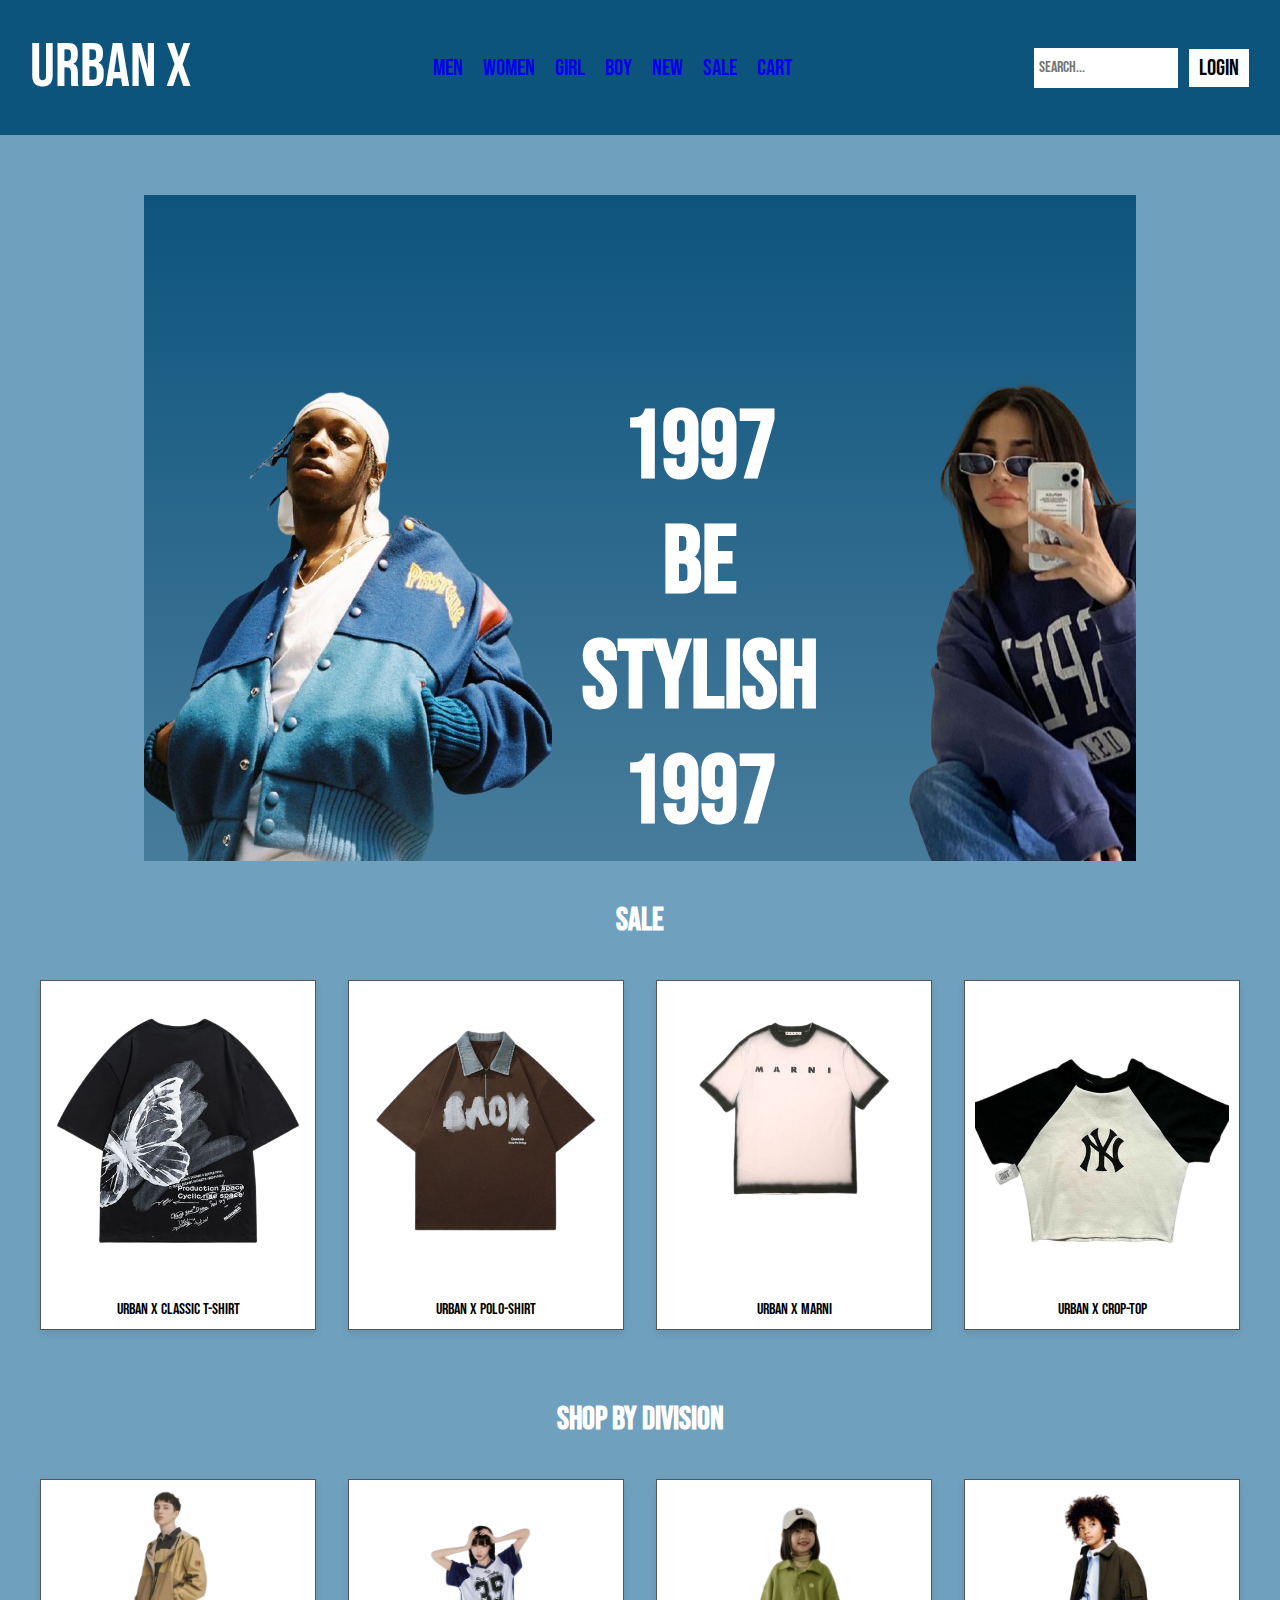
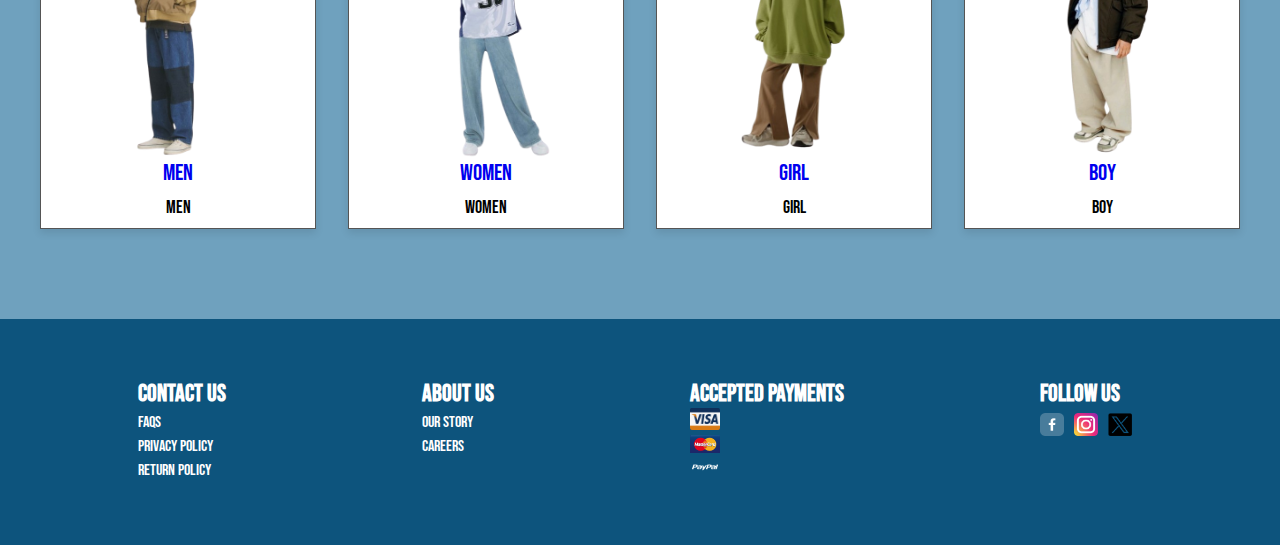
<file: index.html>
<!DOCTYPE html>
<html lang="en">
<head>
    <meta charset="UTF-8" />
    <meta name="viewport" content="width=device-width, initial-scale=1.0" />
    <link rel="stylesheet" href="https://fonts.googleapis.com/css2?family=Bebas+Neue:wght@400&display=swap" />
    <link rel="stylesheet" href="styles.css" />
    <title>Urban X Fashion</title>
</head>
<body>
    <header class="header">
        <div class="navbar">
            <a href="index.html" class="title">Urban X</a> <!-- Link to index page -->
            <ul class="nav">
                <li><a href="men.html" class="nav-link">Men</a></li> <!-- Linked to men's page -->
                <li><a href="#" class="nav-link">Women</a></li>
                <li><a href="#" class="nav-link">Girl</a></li>
                <li><a href="#" class="nav-link">Boy</a></li>
                <li><a href="#" class="nav-link">New</a></li>
                <li><a href="#" class="nav-link">Sale</a></li>
                <li><a href="#" class="nav-link">Cart</a></li>
            </ul>
            <div class="search-bar">
                <input type="text" class="search-input" placeholder="Search...">
                <a href ="login.html" class = "nav-link"><button class="login-btn">Login</button></a>
                
            </div>
        </div>
    </header>

    <main class="main">
        <section class="hero">
            <img src="img/manhero.png" alt="Left Image" class="left" />
            <div class="hero-text">
                <h2>1997</h2>
                <h2>BE STYLISH</h2>
                <h2>1997</h2>
            </div>
            <img src="img/womenhero.png" alt="Right Image" class="right" />
        </section>

        <section class="sale">
            <h2>Sale</h2>
            <div class="sale-items">
                <div class="item">
                    <img src="img/butterfly.png" alt="URBAN X Classic T-Shirt" />
                    <p>URBAN X Classic T-Shirt</p>
                </div>
                <div class="item">
                    <img src="img/poloshirt no bg.png" alt="URBAN X Polo-Shirt" />
                    <p>URBAN X Polo-Shirt</p>
                </div>
                <div class="item">
                    <img src="img/marni no bg.png" alt="URBAN X Marni" />
                    <p>URBAN X Marni</p>
                </div>
                <div class="item">
                    <img src="img/croptop no bg.png" alt="URBAN X Crop-top" />
                    <p>URBAN X Crop-top</p>
                </div>
            </div>
        </section>

        <section class="shop-division">
            <h2>Shop by Division</h2>
            <div class="division-items"> <!-- Changed class name to match Sale items -->
                <div class="division">
                    <img src="img/men.png" alt="Men's Division" /> <!-- Placeholder for men's image -->
                    <a href="men.html" class="nav-link">Men</a>
                    <p>MEN</p> <!-- Description for Men's Division -->
                </div>
                <div class="division">
                    <img src="img/woman.png" alt="Women's Division" /> <!-- Placeholder for women's image -->
                    <a href="#" class="nav-link">Women</a>
                    <p>WOMEN</p> <!-- Description for Women's Division -->
                </div>
                <div class="division">
                    <img src="img/girl.png" alt="Girls' Division" /> <!-- Placeholder for girls' image -->
                    <a href="#" class="nav-link">Girl</a>
                    <p>GIRL</p> <!-- Description for Girls' Division -->
                </div>
                <div class="division">
                    <img src="img/boy.png" alt="Boys' Division" /> <!-- Placeholder for boys' image -->
                    <a href="#" class="nav-link">Boy</a>
                    <p>BOY</p> <!-- Description for Boys' Division -->
                </div>
            </div>
        </section>
    </main>

    <footer class="footer">
        <div class="footer-section">
            <h2>Contact Us</h2>
            <ul>
                <li><a href="#">FAQs</a></li>
                <li><a href="#">Privacy Policy</a></li>
                <li><a href="#">Return Policy</a></li>
            </ul>
        </div>
        <div class="footer-section">
            <h2>About Us</h2>
            <ul>
                <li><a href="story.html" class="Nav-Story">Our Story</a></li>
                <li><a href="#">Careers</a></li>
            </ul>
        </div>
        <div class="footer-section">
            <h2>Accepted Payments</h2>
            <ul class="payments">
                <li><img src="img/visa.png" alt="Visa"></li>
                <li><img src="img/mastercard.png" alt="Mastercard"></li>
                <li><img src="img/paypal.png" alt="PayPal"></li>
            </ul>
        </div>
        <div class="footer-section">
            <h2>Follow Us</h2>
            <ul class="social-media">
                <li><a href="#"><img src="img/facebook.png" alt="Facebook"></a></li>
                <li><a href="#"><img src="img/ig.png" alt="Instagram"></a></li>
                <li><a href="#"><img src="img/twitter.png" alt="X"></a></li>
            </ul>
        </div>
    </footer>
</body>
</html>
</file>
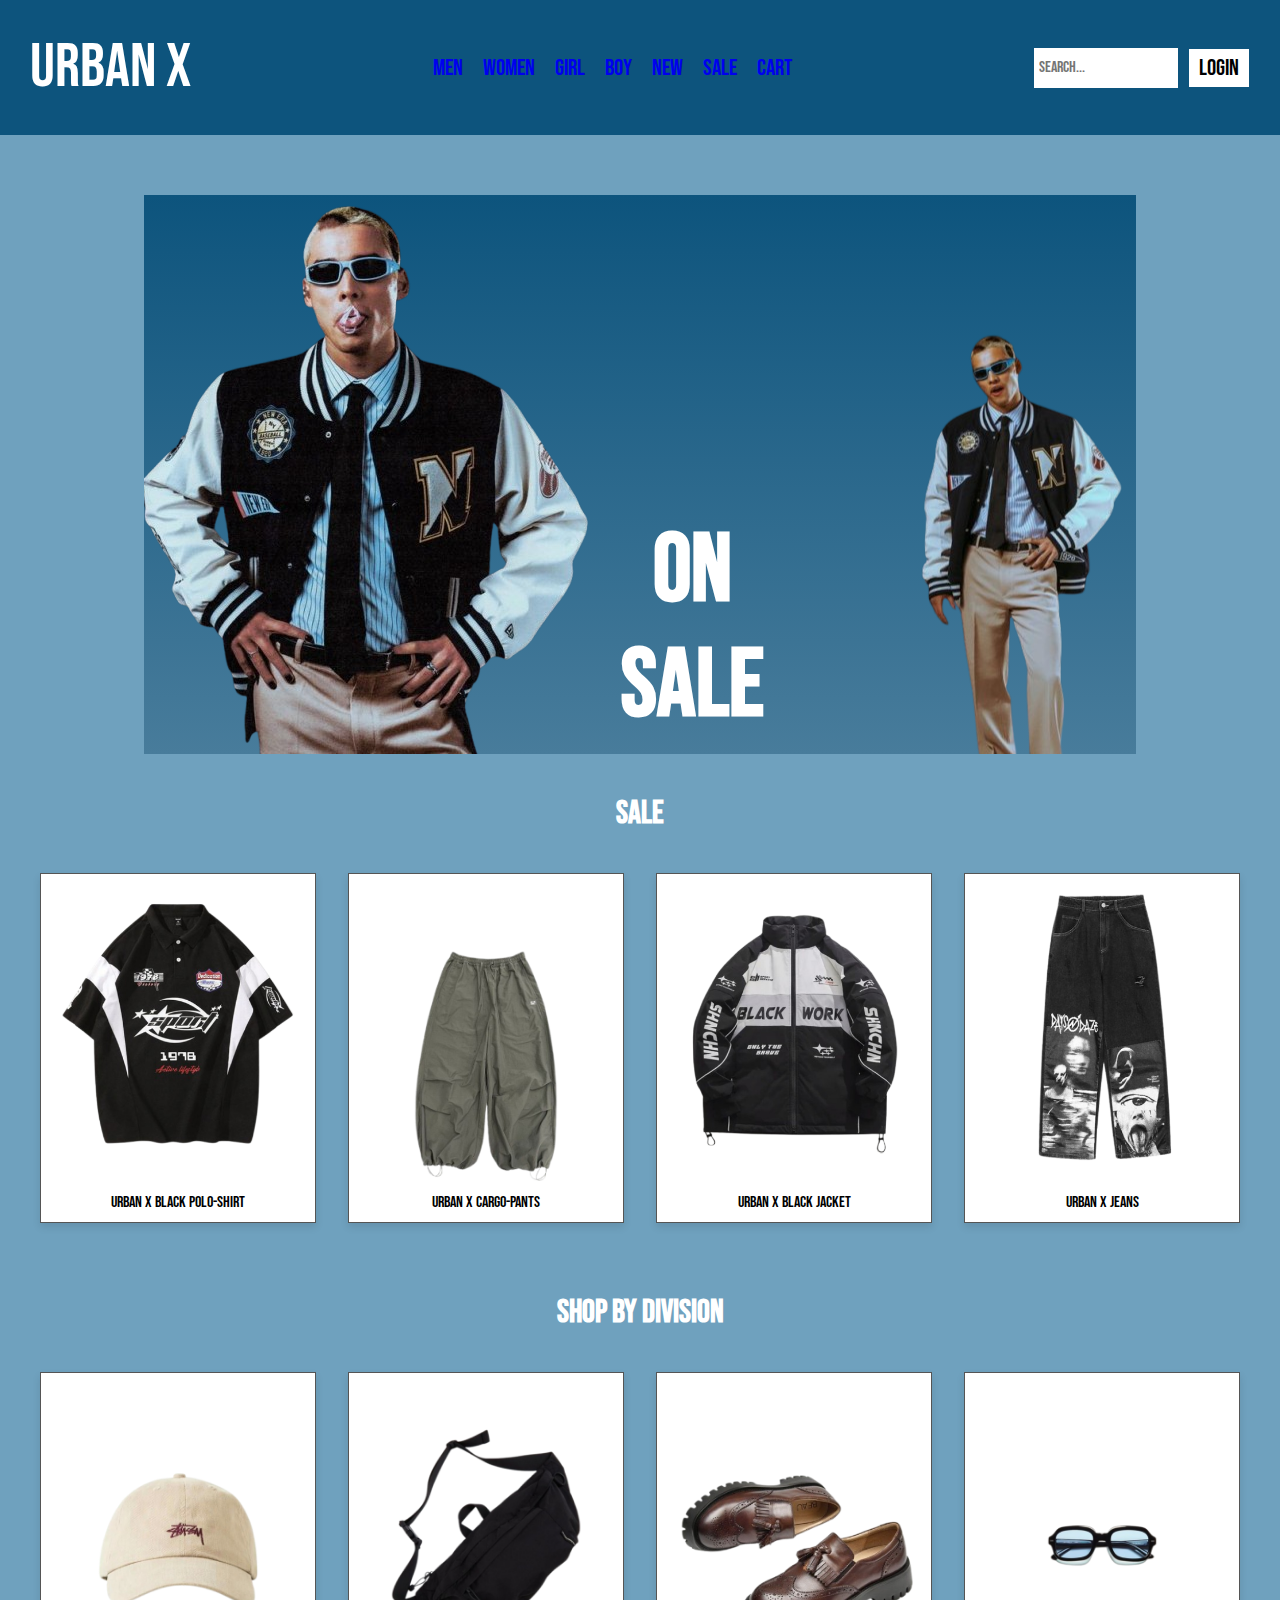
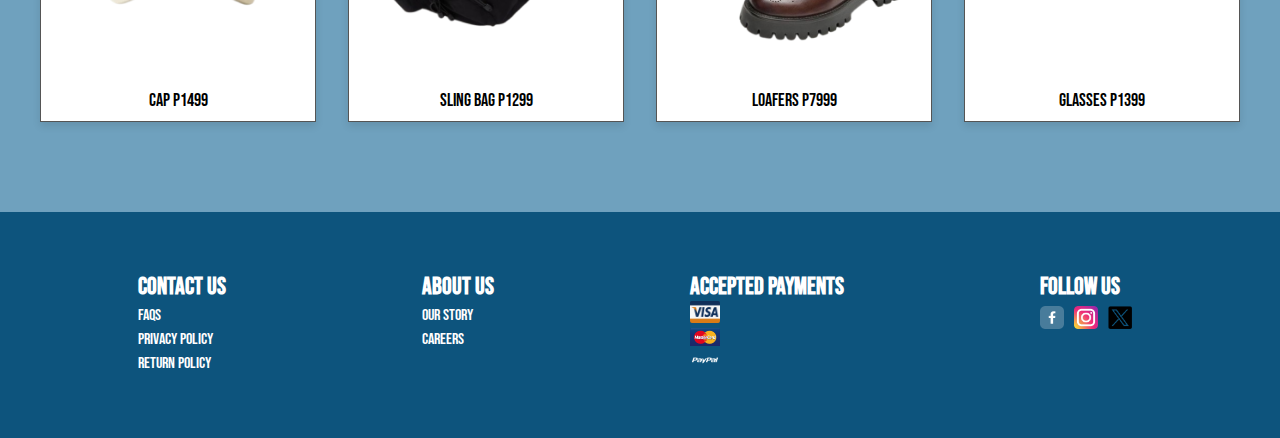
<file: men.html>
<!DOCTYPE html>
<html lang="en">
<head>
    <meta charset="UTF-8" />
    <meta name="viewport" content="width=device-width, initial-scale=1.0" />
    <link rel="stylesheet" href="https://fonts.googleapis.com/css2?family=Bebas+Neue:wght@400&display=swap" />
    <link rel="stylesheet" href="styles.css" />
    <title>Urban X Fashion</title>
</head>
<body>
    <header class="header">
        <div class="navbar">
            <a href="index.html" class="title">Urban X</a>
            <ul class="nav">
                <li><a href="men.html" class="nav-link">Men</a></li>
                <li><a href="#" class="nav-link">Women</a></li>
                <li><a href="#" class="nav-link">Girl</a></li>
                <li><a href="#" class="nav-link">Boy</a></li>
                <li><a href="#" class="nav-link">New</a></li>
                <li><a href="#" class="nav-link">Sale</a></li>
                <li><a href="#" class="nav-link">Cart</a></li>
            </ul>
            <div class="search-bar">
                <input type="text" class="search-input" placeholder="Search...">
                <a href="login.html" class="nav-link"><button class="login-btn">Login</button></a>
            </div>
        </div>
    </header>
    
    <main class="main">
        <section class="hero">
            <img src="img/hero2.png" alt="Left Image" class="left" />
            <div class="hero-text">
                <h2>on sale</h2>
            </div>
            <img src="img/herofull.png" alt="Right Image" class="right" />
        </section>

        <section class="sale">
            <h2>Sale</h2>
            <div class="sale-items">
                <div class="item">
                    <img src="img/blackpolo.png" alt="URBAN X Black Polo-Shirt" />
                    <p>URBAN X Black Polo-Shirt</p>
                </div>
                <div class="item">
                    <img src="img/cargo.png" alt="URBAN X Cargo-Pants" />
                    <p>URBAN X Cargo-Pants</p>
                </div>
                <div class="item">
                    <img src="img/jacket.png" alt="URBAN X Jacket" />
                    <p>URBAN X Black Jacket</p>
                </div>
                <div class="item">
                    <img src="img/jeans.png" alt="URBAN X Jeans" />
                    <p>URBAN X Jeans</p>
                </div>
            </div>
        </section>

        <section class="shop-division">
            <h2>Shop by Division</h2>
            <div class="division-items">
                <div class="division">
                    <img src="img/cap.png" alt="Men's Division" />
                    <p>CAP P1499</p>
                </div>
                <div class="division">
                    <img src="img/slingbag.png" alt="Women's Division" />
                    <p>SLING BAG P1299</p>
                </div>
                <div class="division">
                    <img src="img/loafers.png" alt="Girls' Division" />
                    <p>LOAFERS P7999</p>
                </div>
                <div class="division">
                    <img src="img/glasses.png" alt="Boys' Division" />
                    <p>Glasses P1399</p>
                </div>
            </div>
        </section>
    </main>

    <footer class="footer men-footer">
        <div class="footer-section">
            <h2>Contact Us</h2>
            <ul>
                <li><a href="#">FAQs</a></li>
                <li><a href="#">Privacy Policy</a></li>
                <li><a href="#">Return Policy</a></li>
            </ul>
        </div>
        <div class="footer-section">
            <h2>About Us</h2>
            <ul>
                <li><a href="story.html" class="Nav-Story">Our Story</a></li>
                <li><a href="#">Careers</a></li>
            </ul>
        </div>
        <div class="footer-section">
            <h2>Accepted Payments</h2>
            <ul class="payments">
                <li><img src="img/visa.png" alt="Visa"></li>
                <li><img src="img/mastercard.png" alt="Mastercard"></li>
                <li><img src="img/paypal.png" alt="PayPal"></li>
            </ul>
        </div>
        <div class="footer-section">
            <h2>Follow Us</h2>
            <ul class="social-media">
                <li><a href="#"><img src="img/facebook.png" alt="Facebook"></a></li>
                <li><a href="#"><img src="img/ig.png" alt="Instagram"></a></li>
                <li><a href="#"><img src="img/twitter.png" alt="X"></a></li>
            </ul>
        </div>
    </footer>
</body>
</html>
</file>
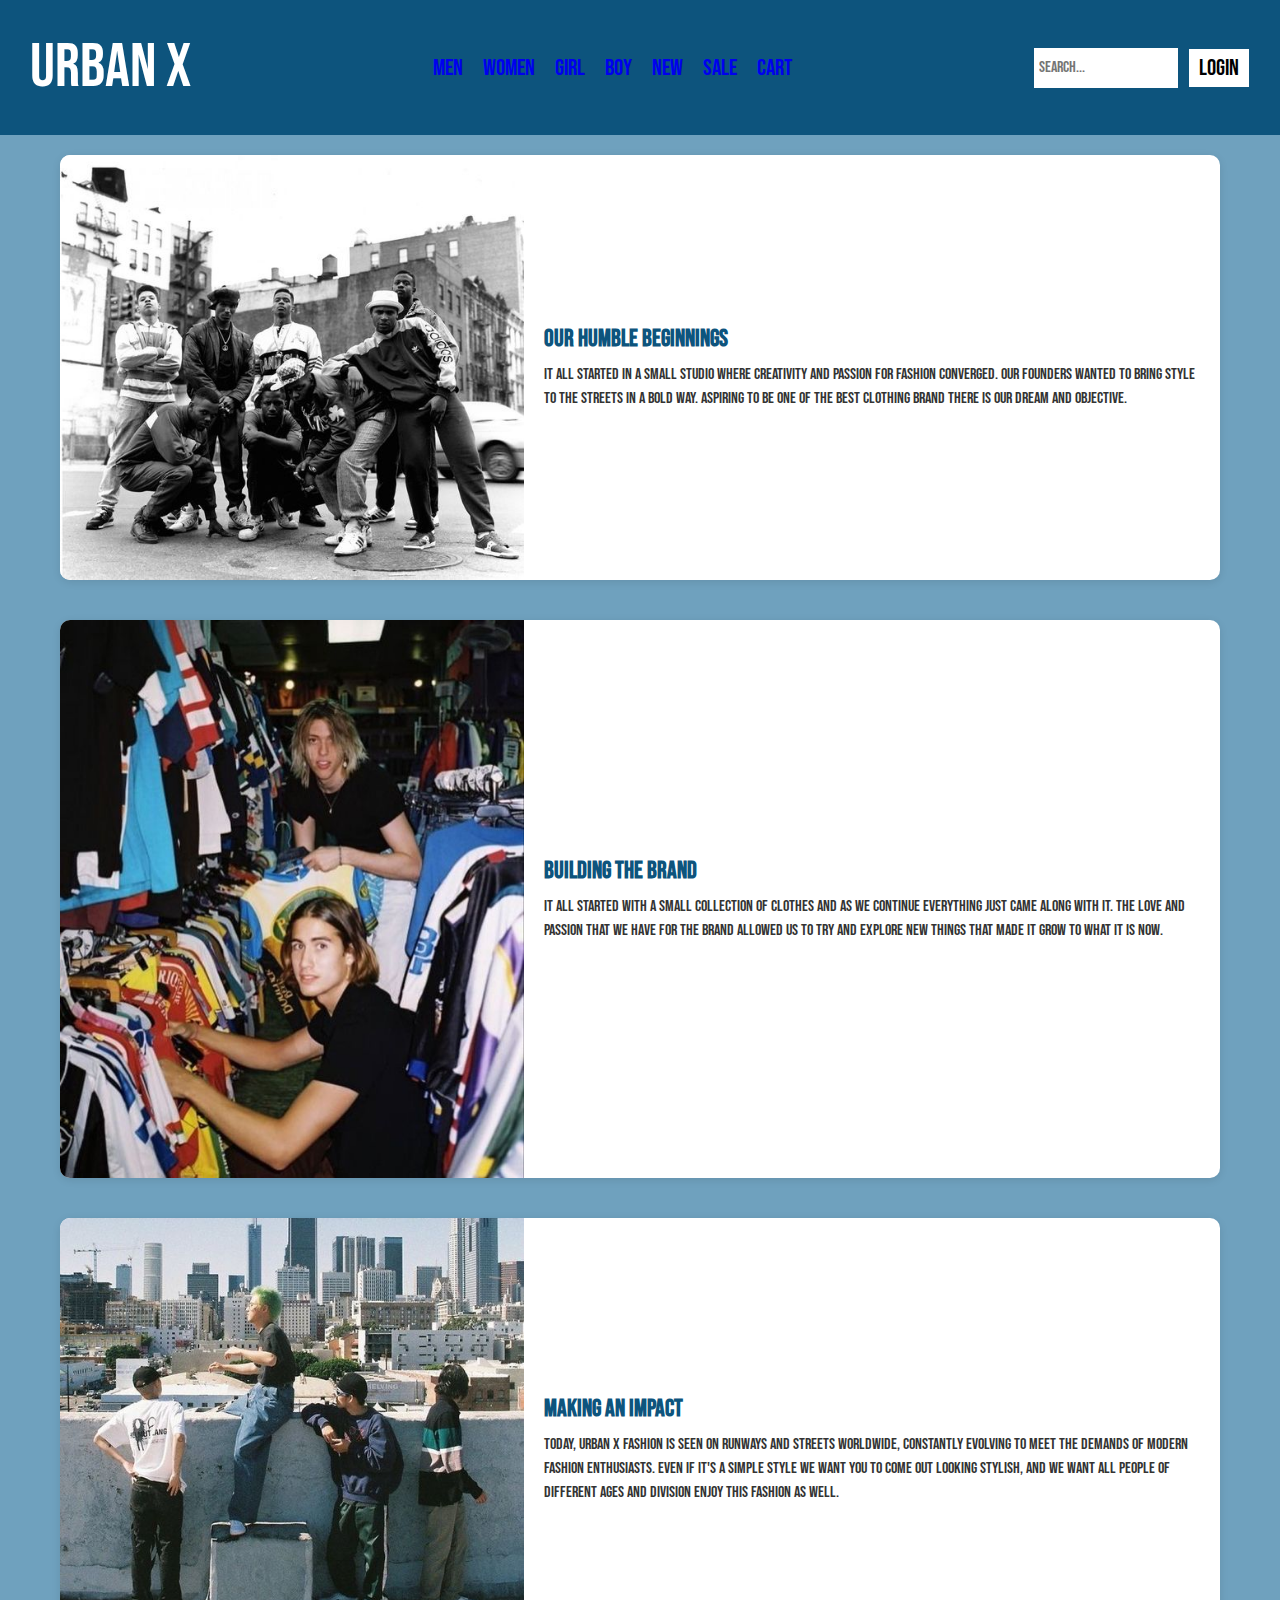
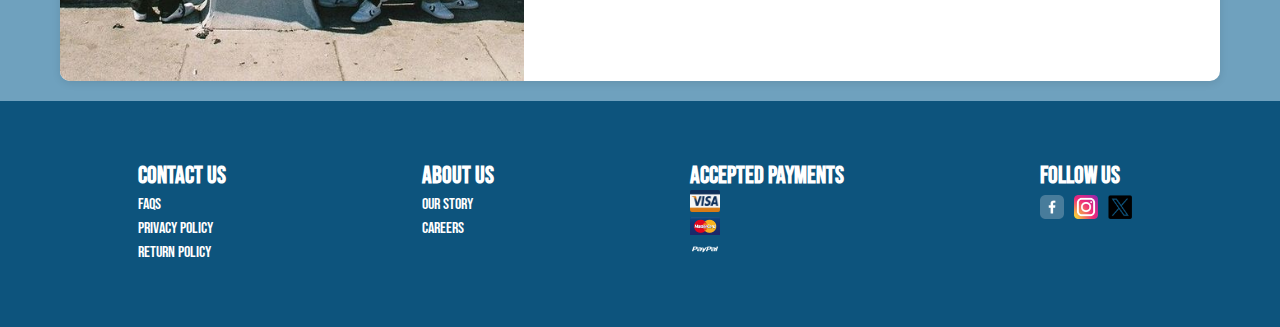
<file: story.html>
<!DOCTYPE html>
<html lang="en">

<head>
    <meta charset="UTF-8" />
    <meta name="viewport" content="width=device-width, initial-scale=1.0" />
    <link rel="stylesheet" href="https://fonts.googleapis.com/css2?family=Bebas+Neue:wght@400&display=swap" />
    <link rel="stylesheet" href="styles.css" />
    <title>Our Story - Urban X Fashion</title>
</head>

<body>
    <header class="header">
        <div class="navbar">
            <a href="index.html" class="title">Urban X</a>
            <ul class="nav">
                <li><a href="men.html" class="nav-link">Men</a></li>
                <li><a href="#" class="nav-link">Women</a></li>
                <li><a href="#" class="nav-link">Girl</a></li>
                <li><a href="#" class="nav-link">Boy</a></li>
                <li><a href="#" class="nav-link">New</a></li>
                <li><a href="#" class="nav-link">Sale</a></li>
                <li><a href="#" class="nav-link">Cart</a></li>
            </ul>
            <div class="search-bar">
                <input type="text" class="search-input" placeholder="Search..." />
                <a href="login.html" class="nav-link"><button class="login-btn">Login</button></a>
            </div>
        </div>
    </header>

    <main class="story-container">
        <section class="story-section">
            <div class="story-block">
                <img src="img/ourStory.jpg" alt="Founders Image" class="story-image" />
                <div class="story-description">
                    <h2>Our Humble Beginnings</h2>
                    <p>It all started in a small studio where creativity and passion for fashion converged. Our founders wanted to bring style to the streets in a bold way. Aspiring to be one of the best clothing brand there is our dream and objective.</p>
                </div>
            </div>

            <div class="story-block reverse">
                <img src="img/impacto.jpg" alt="Workshop Image" class="story-image" />
                <div class="story-description">
                    <h2>Building the Brand</h2>
                    <p>It all started with a small collection of clothes and as we continue everything just came along with it. The love and passion that we have for the brand allowed us to try and explore new things that made it grow to what it is now.</p>
                </div>
            </div>

            <div class="story-block">
                <img src="img/impact.jpg" alt="Fashion Show Image" class="story-image" />
                <div class="story-description">
                    <h2>Making an Impact</h2>
                    <p>Today, Urban X Fashion is seen on runways and streets worldwide, constantly evolving to meet the demands of modern fashion enthusiasts. Even if it's a simple style we want you to come out looking stylish, and we want all people of different ages and division enjoy this fashion as well.</p>
                </div>
            </div>
        </section>
    </main>

    <footer class="footer">
        <div class="footer-section">
            <h2>Contact Us</h2>
            <ul>
                <li><a href="#">FAQs</a></li>
                <li><a href="#">Privacy Policy</a></li>
                <li><a href="#">Return Policy</a></li>
            </ul>
        </div>
        <div class="footer-section">
            <h2>About Us</h2>
            <ul>
                <li><a href="story.html" class="Nav-Story">Our Story</a></li>
                <li><a href="#">Careers</a></li>
            </ul>
        </div>
        <div class="footer-section">
            <h2>Accepted Payments</h2>
            <ul class="payments">
                <li><img src="img/visa.png" alt="Visa"></li>
                <li><img src="img/mastercard.png" alt="Mastercard"></li>
                <li><img src="img/paypal.png" alt="PayPal"></li>
            </ul>
        </div>
        <div class="footer-section">
            <h2>Follow Us</h2>
            <ul class="social-media">
                <li><a href="#"><img src="img/facebook.png" alt="Facebook"></a></li>
                <li><a href="#"><img src="img/ig.png" alt="Instagram"></a></li>
                <li><a href="#"><img src="img/twitter.png" alt="X"></a></li>
            </ul>
        </div>
    </footer>
</body>

</html>
</file>
<file: styles.css>
/* CSS Reset and Box Sizing */
* {
  margin: 0;
  padding: 0;
  box-sizing: border-box;
}

body {
  font-family: 'Bebas Neue', sans-serif;
  background-color: #6FA1BE;
  color: #333;
  display: flex;
  flex-direction: column;
  min-height: 100vh;
}

/* Button and Input Reset */
button,
input,
textarea,
select {
  font: inherit;
  border: none;
  outline: none;
}

/* Header Styling */
.header {
  background-color: #0d547d;
  padding: 30px;
  text-align: center;
  color: #ffffff;
}

.navbar {
  display: flex;
  justify-content: space-between;
  align-items: center;
}

.title {
  font-size: 62px;
  color: #ffffff;
  text-decoration: none;
}

/* Title and Navbar Link States */
.title:visited,
.title:hover,
.nav-link:visited,
.nav-link:hover {
  color: #ffffff;
}

.nav {
  list-style: none;
  display: flex;
  gap: 20px;
}

.nav-link {
  font-size: 23px;
  text-decoration: none;
}

/* Search Bar Styles */
.search-bar {
  display: flex;
  gap: 10px;
}

.search-input {
  padding: 5px;
  font-size: 16px;
}

.login-btn {
  padding: 5px 10px;
  background-color: #ffffff;
  border: 1px solid #0d547d;
  cursor: pointer;
}

/* Main Content Styling */
.main {
  padding: 20px;
  text-align: center;
  flex: 1;
}

/* Hero Section Styling */
.hero {
  display: flex;
  align-items: flex-end;
  justify-content: space-between;
  color: #ffffff;
  background: linear-gradient(to bottom, #0D547D, #487C9B);
  width: 80%;
  margin: 40px auto;
  position: relative;
  overflow: hidden;
  min-height: 400px;
}

.hero img {
  width: 100%;
  height: auto;
  object-fit: cover;
}

.hero img.right {
  transform: translateY(20%);
  max-height: 70%;
}

.hero-text {
  text-align: center;
  font-size: 64px;
  margin: 0 20px;
  z-index: 1;
  padding: 10px;
}

/* Sale and Shop by Division Sections */
.sale,
.shop-division {
  margin-bottom: 50px;
}

.sale h2,
.shop-division h2 {
  margin-bottom: 20px;
  color: #ffffff;
  font-size: 32px;
}

.sale-items,
.division-items {
  display: flex;
  justify-content: space-between;
  padding: 20px;
}

.item,
.division {
  padding: 10px;
  border: 1px solid #555;
  width: 23%;
  text-align: center;
  background: #ffffff;
  box-shadow: 0 4px 8px rgba(0, 0, 0, 0.1);
  transition: transform 0.2s;
  color: black;
  display: flex;
  flex-direction: column;
  justify-content: flex-end;
  height: 350px;
}

.item:hover,
.division:hover {
  transform: scale(1.05);
}

.item img,
.division img {
  width: 100%;
  height: auto;
}

.division img {
  max-height: 270px;
  object-fit: contain;
}

.division p {
  font-size: 18px;
  margin: 10px 0 0;
}

/* About Us, Contact Us, Accepted Payments, Follow Us Sections */
.about-us,
.contact-us,
.accepted-payments,
.follow-us {
  margin-bottom: 30px;
  text-align: center;
}

/* Footer Styles */
.footer {
  background-color: #0d547d;
  color: #ffffff;
  padding: 40px;
  display: flex;
  justify-content: space-around;
  flex-wrap: wrap;
  margin-top: auto;
}

/* Footer Section Styling */
.footer-section {
  text-align: left;
  margin: 10px;
  padding: 10px;
}

.footer-section ul {
  list-style: none;
  padding: 0;
}

.footer-section a {
  color: #ffffff;
  text-decoration: none;
  transition: color 0.3s;
  display: block;
  margin: 5px 0;
}

.footer-section a:hover {
  text-decoration: underline;
}

/* Social Media and Payment Icons Styling */
.social-media img,
.payments img {
  margin-right: 10px;
}

.social-media {
  display: flex;
  justify-content: center;
  margin-bottom: 20px;
}

.social-media img {
  width: 24px;
}

.payments img {
  width: 30px;
}

/* Login Screen Styling */
.login-section {
  flex: 1;
  display: flex;
  align-items: center;
  justify-content: center;
  width: 700px;
  max-width: 90%;
  background-color: #3e749b;
  color: #fff;
  padding: 40px;
  margin: 20px auto;
  text-align: center;
  border-radius: 10px;
  box-shadow: 0 8px 20px rgba(0, 0, 0, 0.3);
  background-image: url('img/log in screen men.jpg');
  background-size: cover;
  background-position: center 28%;
}

.login-section:hover {
  transform: translateY(-5px);
}

.welcome-back {
  font-size: 36px;
  margin-bottom: 20px;
  text-shadow: 1px 1px 2px rgba(0, 0, 0, 0.5);
}

.fill-up-form {
  font-size: 18px;
  margin-bottom: 40px;
}

.input-field {
  width: 100%;
  padding: 10px;
  margin-bottom: 20px;
  background-color: #fff;
  border-radius: 5px;
  border: 1px solid #ccc;
  transition: border-color 0.3s;
}

.input-field:focus {
  border-color: #1c547a;
  outline: none;
}

.forgot-password {
  font-size: 16px;
  color: #fff;
  text-align: right;
  display: block;
  margin-bottom: 20px;
  transition: color 0.3s;
}

.forgot-password:hover {
  color: #ddd;
}

.submit-btn {
  width: 100%;
  padding: 10px;
  background-color: #1c547a;
  border-radius: 5px;
  cursor: pointer;
  text-align: center;
  color: #fff;
  font-weight: bold;
  transition: background-color 0.3s, transform 0.3s;
}

.submit-btn:hover {
  background-color: #175a8e;
  transform: translateY(-2px);
}

.sign-up {
  margin-top: 20px;
}

.sign-up span {
  color: #fff;
}

.sign-up-link {
  font-weight: bold;
  cursor: pointer;
  text-decoration: underline;
  color: whitesmoke;
}

/* Story Section Styling */
.story-container {
  padding: 20px;
  max-width: 1200px;
  margin: 0 auto;
}

.story-section {
  display: flex;
  flex-direction: column;
  gap: 40px;
}

.story-block {
  display: flex;
  align-items: center;
  text-align: left;
  background-color: #ffffff;
  border-radius: 10px;
  overflow: hidden;
  box-shadow: 0 2px 8px rgba(0, 0, 0, 0.1);
  transition: transform 0.3s;
}

.story-block:hover {
  transform: translateY(-5px);
}

.story-image {
  width: 40%;
  height: auto;
  object-fit: cover;
}

.story-description {
  padding: 20px;
  width: 60%;
}

.story-description h2 {
  font-size: 24px;
  color: #0d547d;
  margin-bottom: 10px;
}

.story-description p {
  font-size: 16px;
  line-height: 1.5;
}

/* Button Styling */
.read-more {
  display: inline-block;
  padding: 10px 20px;
  background-color: #1c547a;
  color: #fff;
  text-decoration: none;
  border-radius: 5px;
  transition: background-color 0.3s;
}

.read-more:hover {
  background-color: #175a8e;
}

/* Responsive Styles */
@media (max-width: 768px) {
  .hero img.left {
    display: none;
  }

  .header {
    padding: 20px;
  }

  .title {
    font-size: 40px;
  }

  .navbar {
    flex-direction: column;
    align-items: center;
  }

  .nav {
    flex-direction: column;
    gap: 10px;
  }

  .nav-link {
    font-size: 18px;
  }

  .hero {
    flex-direction: column;
    min-height: 300px;
    padding: 20px;
  }

  .hero-text {
    font-size: 36px;
  }

  .sale-items,
  .division-items {
    flex-direction: column;
    align-items: center;
  }

  .item,
  .division {
    width: 80%;
    margin-bottom: 20px;
  }

  .footer {
    flex-direction: column;
    align-items: center;
  }

  .footer-section {
    text-align: center;
    margin-bottom: 20px;
  }

  .login-section {
    width: 90%;
    padding: 20px;
  }

  .welcome-back {
    font-size: 28px;
  }

  .submit-btn {
    padding: 8px;
  }

  .social-media img {
    width: 20px;
  }

  .payments img {
    width: 25px;
  }

  /* Story Page Responsive Styles */
  .story-title {
    font-size: 28px;
  }

  .story-content {
    font-size: 16px;
  }

  .story-block {
    flex-direction: column;
  }

  .story-image {
    width: 100%;
  }

  .story-description {
    width: 100%;
  }
}

/* Tablet Styles */
@media (min-width: 769px) and (max-width: 1024px) {
  .header {
    padding: 25px;
  }

  .title {
    font-size: 50px;
  }

  .nav-link {
    font-size: 20px;
  }

  .hero {
    flex-direction: row;
    min-height: 350px;
    padding: 30px;
    position: relative;
    overflow: hidden;
  }

  .hero img.left {
    display: none;
  }
  
  .hero-text {
    font-size: 50px;
    z-index: 1;
    padding: 30px;
  }

  .sale-items,
  .division-items {
    flex-direction: row;
    justify-content: space-around;
  }

  .item,
  .division {
    width: 45%;
    margin-bottom: 20px;
  }

  .login-section {
    width: 70%;
    padding: 30px;
    margin: 0 auto;
    position: relative;
    top: 30px;
    margin-bottom: 20px;
    z-index: 1;
  }

  .login-header {
    font-size: 32px;
    text-align: center;
  }

  .login-form {
    display: flex;
    flex-direction: column;
    align-items: center;
  }

  .login-input {
    width: 100%;
    padding: 15px;
    margin: 10px 0;
    border: 1px solid #ccc;
    border-radius: 5px;
  }

  .login-btn {
    width: 100%;
    padding: 15px;
    background-color: #ffffff;
    color: white;
    border: none;
    border-radius: 5px;
    cursor: pointer;
    font-size: 16px;
  }

  .login-btn:hover {
    background-color: #0056b3;

  /* Ensure footer is at the bottom of the page */
  .men-footer, .login-footer {
    position: relative;
    width: 100%;
    display: flex;
    justify-content: space-around;
    padding: 20px;
    background-color: #0d547d;
    color: white;
    margin-top: auto;
  }

  .footer-section {
    flex: 1;
    text-align: center;
  }

  /* Story Page Tablet Styles */
  .story-title {
    font-size: 32px;
  }

  .story-content {
    font-size: 18px;
  }

  /* Additional spacing to ensure footer is pushed down */
  main {
    display: flex;
    flex-direction: column;
    min-height: 100vh;
    margin-bottom: 60px;
  }
}
}
</file>
